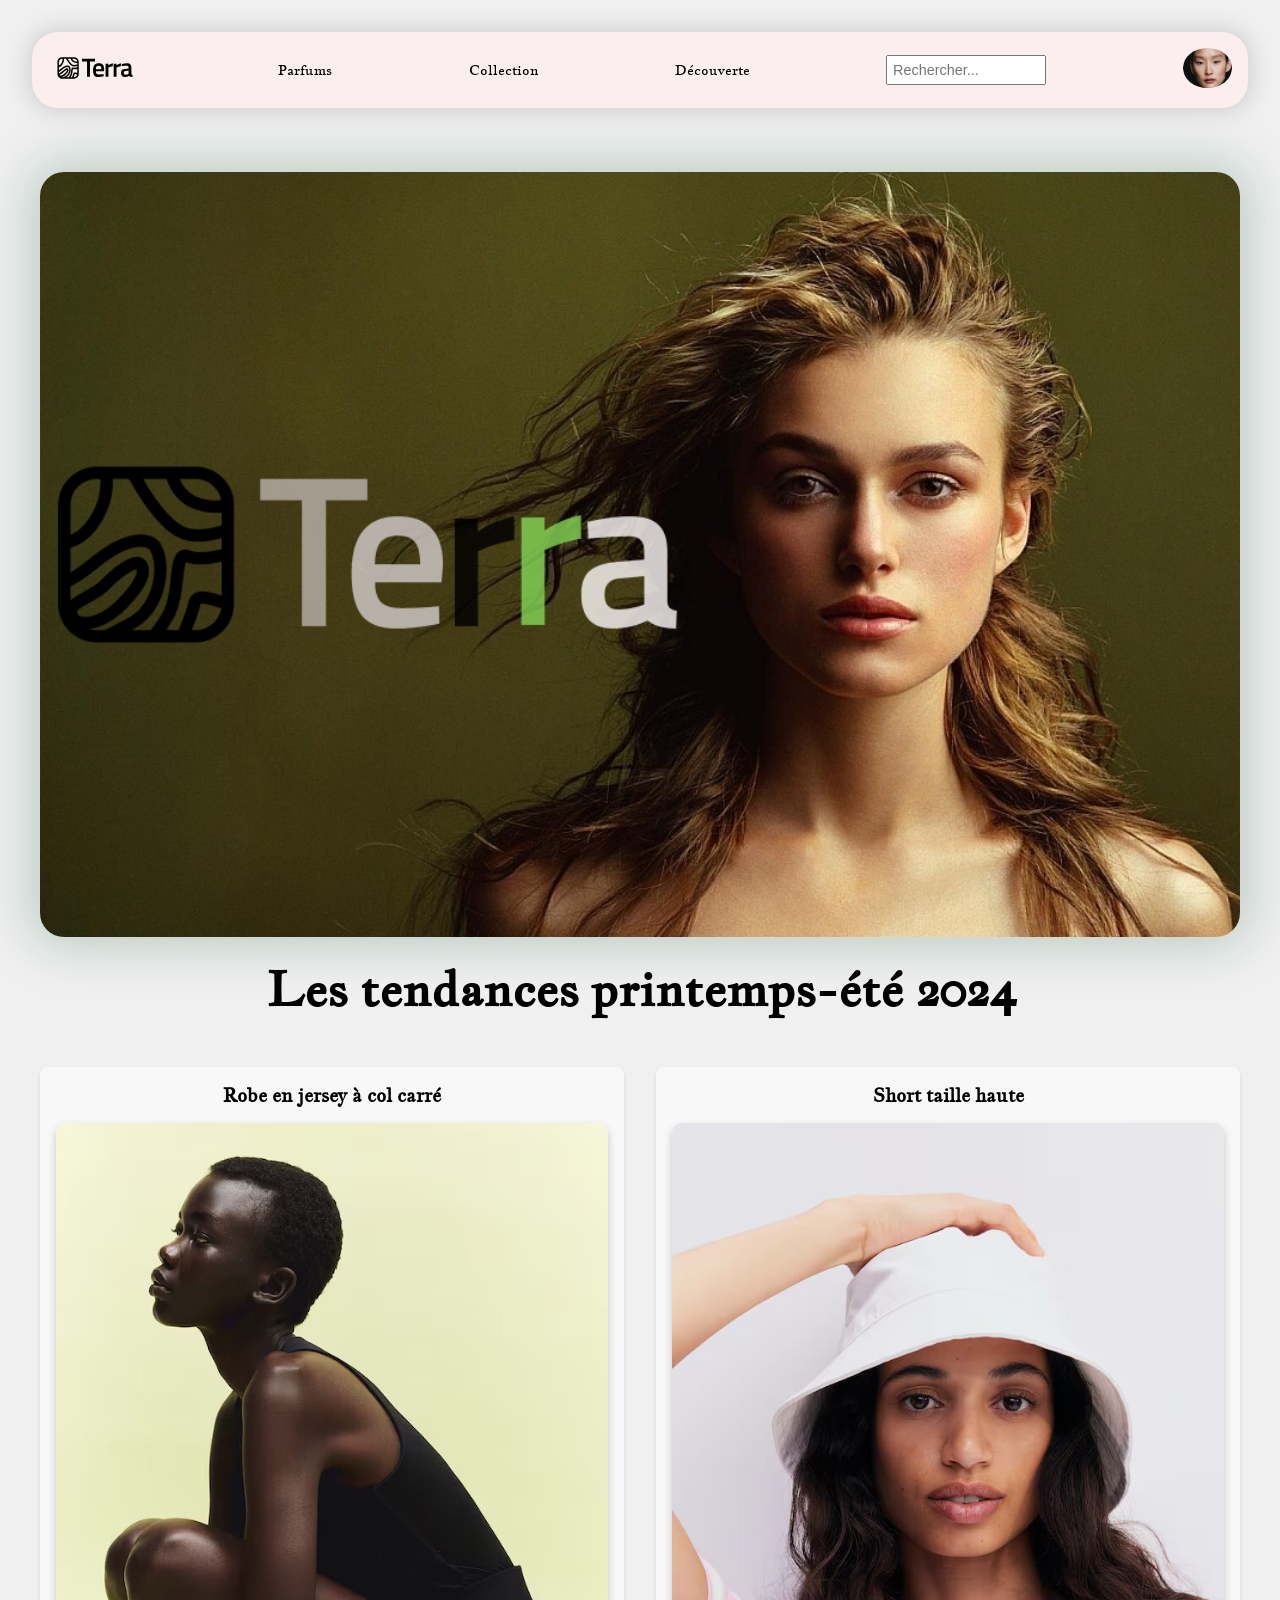
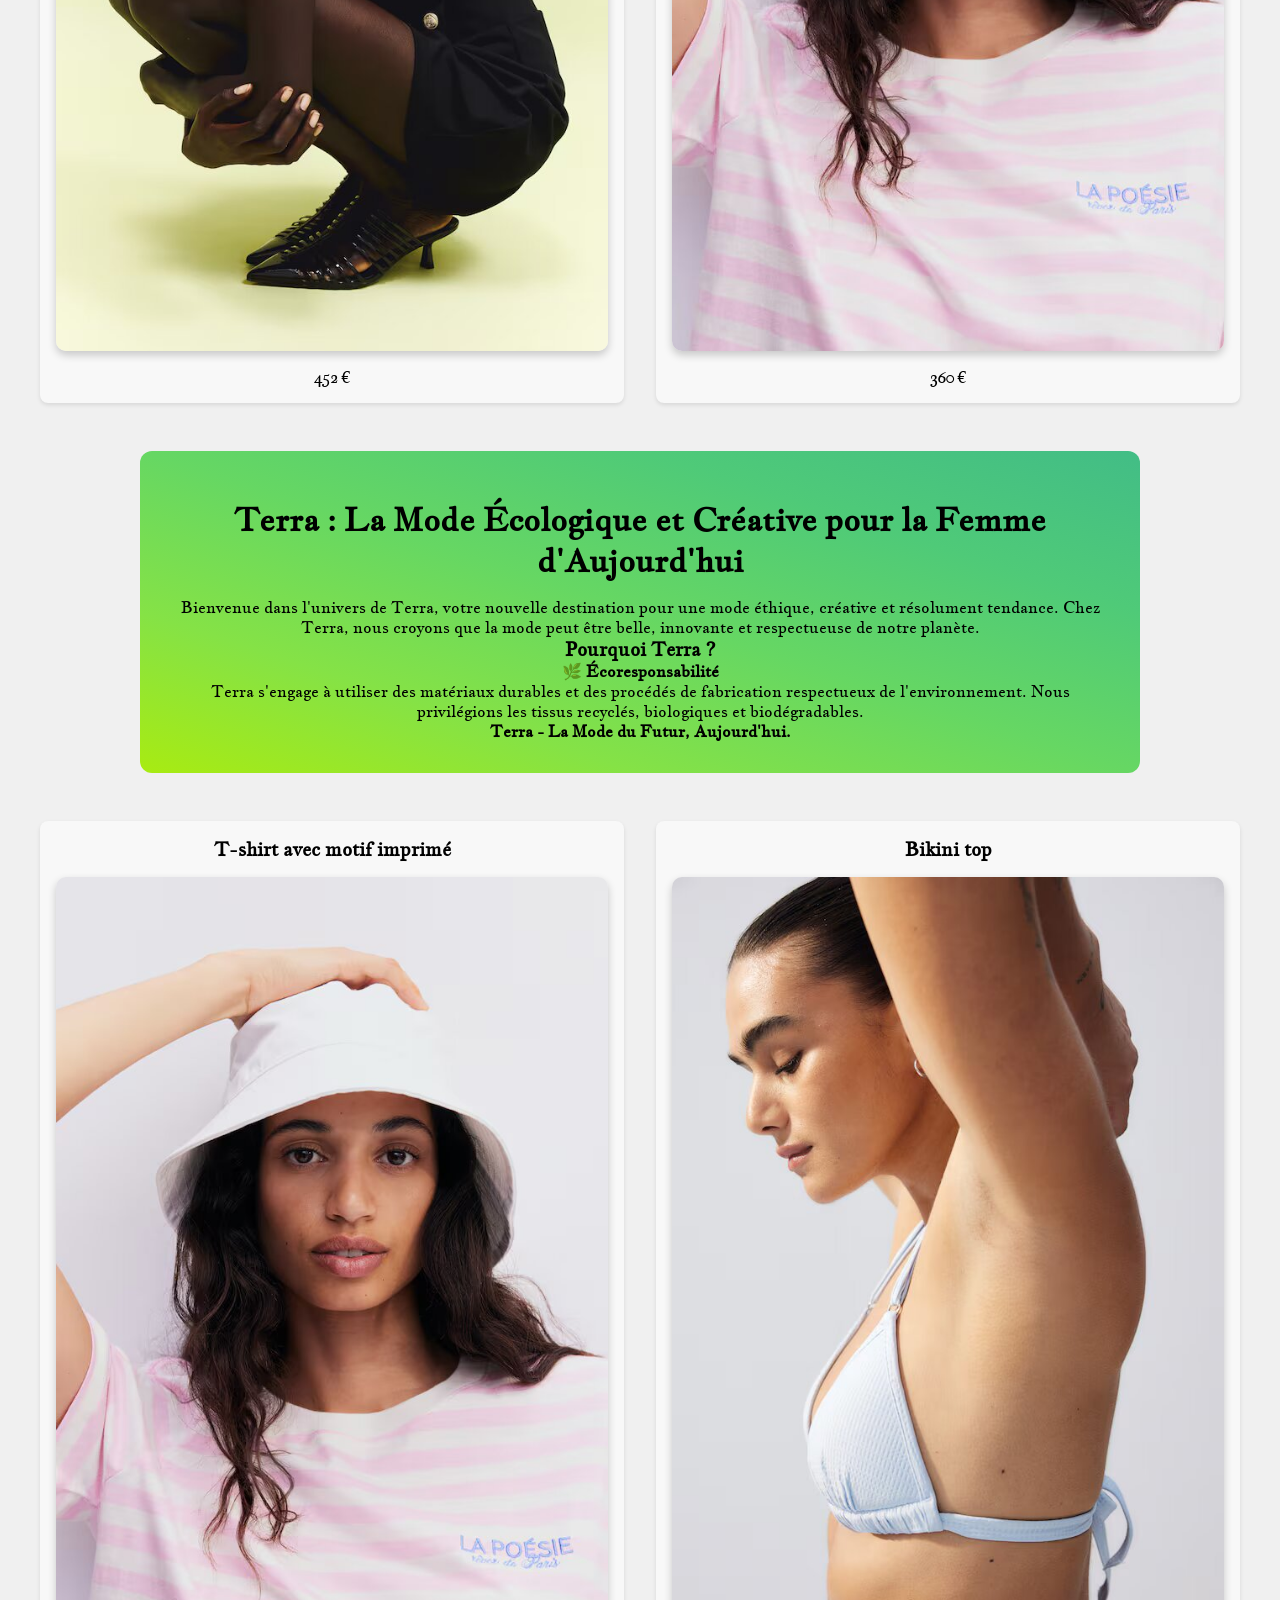
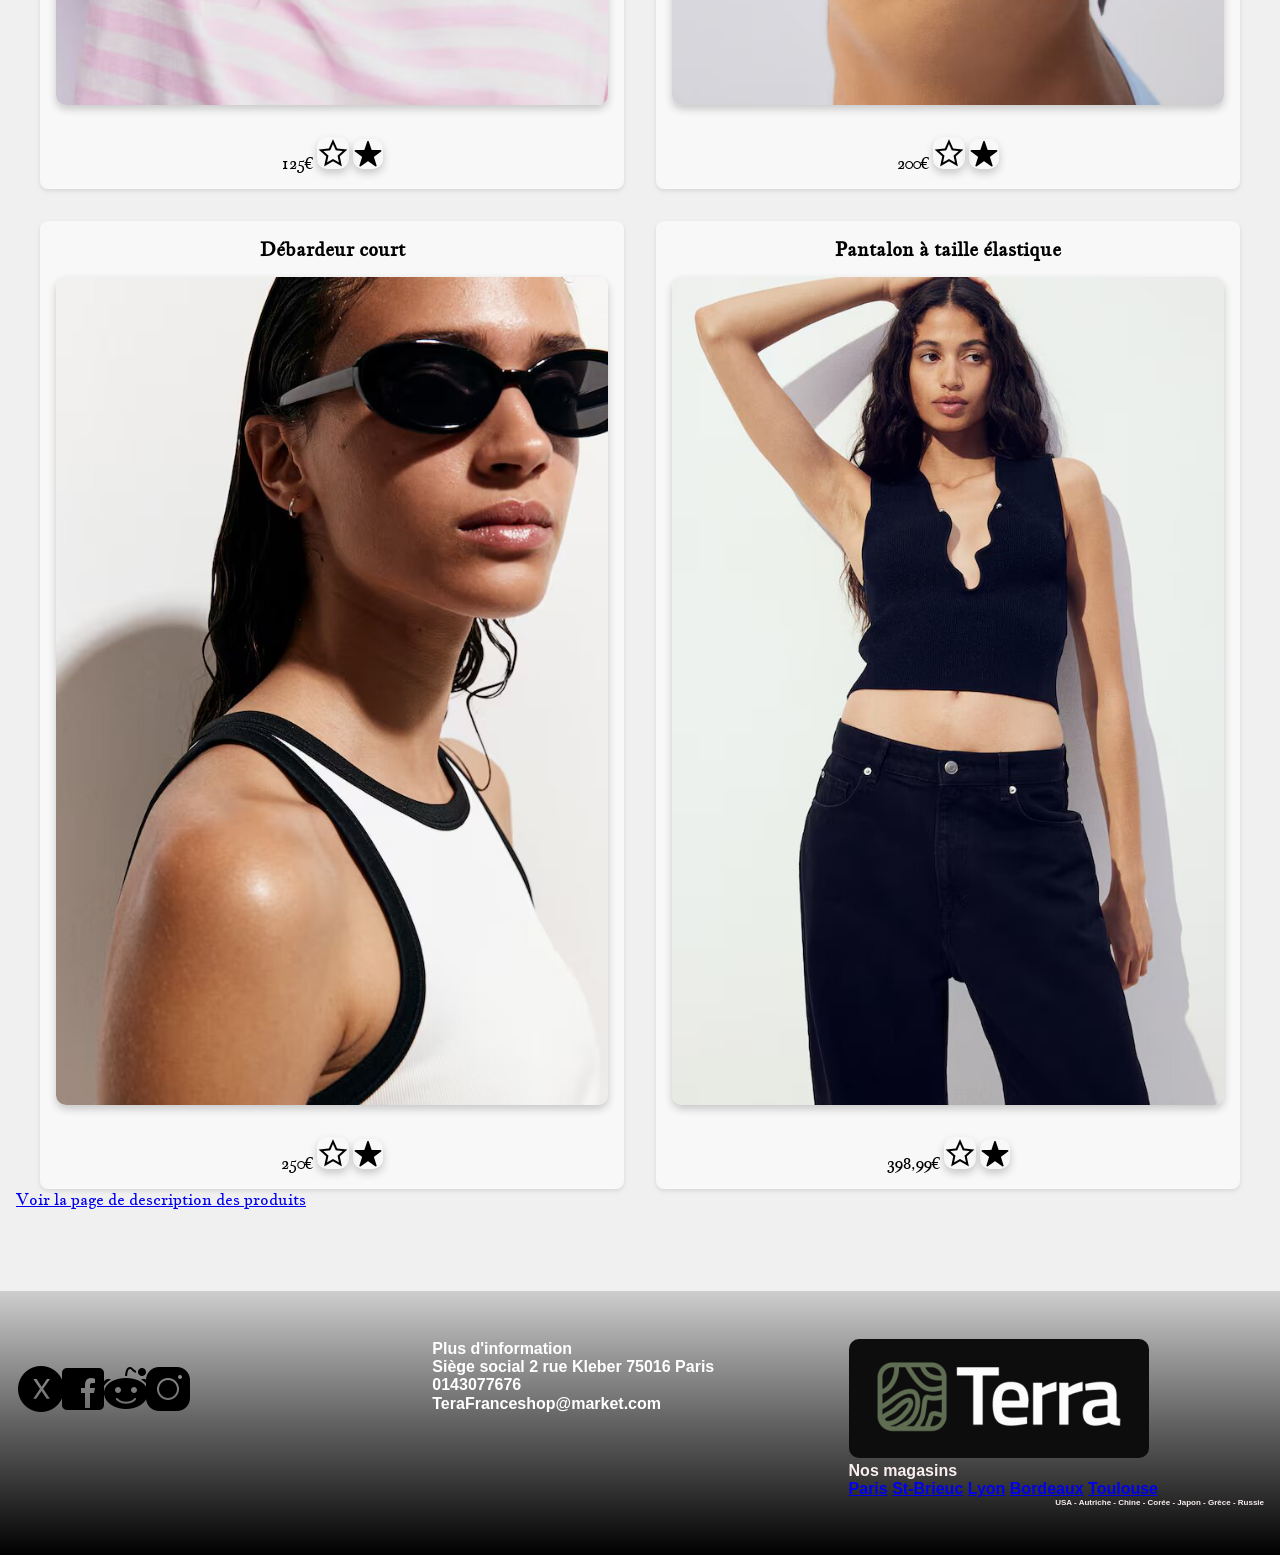
<file: index.html>
<!DOCTYPE html>
<html lang="fr">
<head>
  <meta charset="UTF-8">
  <meta name="viewport" content="width=device-width, initial-scale=1.0">
  <title>Terra - Mode écologique et créative</title>
  <link rel="preconnect" href="https://fonts.googleapis.com">
  <link rel="preconnect" href="https://fonts.gstatic.com" crossorigin>
  <link href="https://fonts.googleapis.com/css2?family=Jacques+Francois&display=swap" rel="stylesheet">
  <link rel="stylesheet" href="style.css">
</head>
<body>
  <header>
    <nav class="navbar">
      <a href="/" class="logo">
        <img class="terralogo" src="ccpFpage2/terralogo.svg" alt="Terra Logo">
      </a>
      <a class="item1" href="#">Parfums</a>
      <a class="item1" href="#">Collection</a>
      <a class="item1" href="#">Découverte</a>
      <input class="item" type="search" placeholder="Rechercher..." aria-label="Rechercher">
      <a href="#" class="profile">
        <img class="img-profil" src="images/r-5.png" alt="Image de profil">
      </a>
    </nav>
  </header>

  <main>
    <section class="hero">
      <img class="kira" src="images/1.png" alt="Model">
      <h1>Les tendances printemps-été 2024</h1>
    </section>

    <div class="product-grid">
      <article>
        <h3>Robe en jersey à col carré</h3>
        <img class="Pro1" src="/images/3.jpg" alt="Robe en jersey à col carré">
        <p class="prix1">452 €</p>
      </article>
      <article>
        <h3>Short taille haute</h3>
        <img class="Pro1" src="/images/4.jpg" alt="Short taille haute">
        <p class="prix2">360 €</p>
      </article>
    </div>

    <section class="branding2">
      <h2>Terra : La Mode Écologique et Créative pour la Femme d'Aujourd'hui</h2>
      <p>Bienvenue dans l'univers de Terra, votre nouvelle destination pour une mode éthique, créative et résolument tendance. Chez Terra, nous croyons que la mode peut être belle, innovante et respectueuse de notre planète.</p>
      <h3>Pourquoi Terra ?</h3>
      <p><strong>🌿 Écoresponsabilité</strong><br>
      Terra s'engage à utiliser des matériaux durables et des procédés de fabrication respectueux de l'environnement. Nous privilégions les tissus recyclés, biologiques et biodégradables.</p>
      <p><strong>Terra - La Mode du Futur, Aujourd'hui.</strong></p>
    </section>

    <div class="produits-grid">
      <article>
        <h3>T-shirt avec motif imprimé</h3>
        <img class="pro3" src="/images/4.jpg" alt="T-shirt avec motif imprimé">
        <p class="produit-description">125€
          <img src="/images/icons8-etoile-32.png" alt="étoile pleine">
          <img src="/images/icons8-etoile-38.png" alt="étoile vide">
        </p>
      </article>
      
      <article>
        <h3>Bikini top</h3>
        <img class="pro3" src="/images/5.jpg" alt="Bikini top">
        <p class="produit-description">200€
          <img src="/images/icons8-etoile-32.png" alt="étoile pleine">
          <img src="/images/icons8-etoile-38.png" alt="étoile vide">
        </p>
      </article>
      <article>
        <h3>Débardeur court</h3>
        <img class="pro3" src="/images/6.jpg" alt="Débardeur court">
        <p class="produit-description">250€
          <img src="/images/icons8-etoile-32.png" alt="étoile pleine">
          <img src="/images/icons8-etoile-38.png" alt="étoile vide">
        </p>
      </article>
      <article>
        <h3>Pantalon à taille élastique</h3>
        <img class="pro3" src="/images/7.jpg" alt="Pantalon à taille élastique">
        <p class="produit-description">398,99€
          <img src="/images/icons8-etoile-32.png" alt="étoile pleine">
          <img src="/images/icons8-etoile-38.png" alt="étoile vide">
        </p>
      </article>
    </div>

    <div id="secondepage">
      <a href="produits.html">Voir la page de description des produits</a>
    </div>
  </main>
  
  <footer class="footer">
    <div class="footer-left">
      <div class="icons">
        <a href="#"><img src="/images/icons8-x-50.png" alt="x-logo"></a>
        <a href="#"><img src="/images/icons8-facebook-50.png" alt="facebooklogo"></a>
        <a href="#"><img src="/images/icons8-reddit-50.png" alt="redditlogo"></a>
        <a href="#"><img src="/images/icons8-instagram-50.png" alt="instagramlogo"></a>
      </div>
    </div>
    <div class="footer-center">
      <p class="infos">Plus d'information</p>
      <p class="footer-col">Siège social 2 rue Kleber 75016 Paris<br>0143077676</p>
      <p class="mail">TeraFranceshop@market.com</p>
    </div>
    <div class="footer-right">
      <img src="/images/Terrat.png" alt="logoterra">
      <p>Nos magasins</p>
      <a class="villes" href="#">Paris</a>
      <a class="villes" href="#">St-Brieuc</a>
      <a class="villes" href="#">Lyon</a>
      <a class="villes" href="#">Bordeaux</a>
      <a class="villes" href="#">Toulouse</a>
    </div>
    <p id="location">USA - Autriche - Chine - Corée - Japon - Grèce - Russie</p>
  </footer>
</body>
</html>
</file>
<file: style.css>
:root {
  --primary-color: #F0F0F0;
  --secondary-color: #faeeee;
  --text-color: #000;
  --font-family: 'Jacques Francois', serif;
}

* {
  padding: 0;
  margin: 0;
  box-sizing: border-box;
}

body {
  width: 100%;
  min-height: 100vh;
  background-color: var(--primary-color);
  background-size: cover;
  background-position: center;
  font-family: var(--font-family);
  display: flex;
  flex-direction: column;
  justify-content: space-between;
}

/* Navbar section */
header {
  margin: 2rem 1rem;
  padding: 0 1rem;
}

nav.navbar {
  display: flex;
  gap: 2rem;
  justify-content: space-between;
  align-items: center;
  padding: 1rem;
  background-color: var(--secondary-color);
  border-radius: 26px;
  box-shadow: 0 0 20px 5px rgba(105, 99, 99, 0.2);
}

.navbar .terralogo {
  height: 40px;
}

.navbar .item1 {
  text-decoration: none;
  color: var(--text-color);
  font-size: 0.9rem;
}

.navbar .item {
  max-width: 10rem;
  padding: 5px;
  font-size: 0.9rem;
}

.navbar .img-profil {
  height: 40px;
  border-radius: 50%;
}

@media (max-width: 768px) {
  nav.navbar {
    flex-wrap: wrap;
    gap: 1rem;
  }

  .navbar .item,
  .navbar .item1 {
    font-size: 0.8rem;
  }

  .navbar .item {
    order: 1;
    width: 100%;
    margin: 0.5rem 0;
  }
}

main {
  padding: 2rem 1rem;
}

.hero {
  text-align: center;
  margin-bottom: 3rem;
}

.hero .kira {
  width: 100%;
  max-width: 1200px;
  border-radius: 24px;
  box-shadow: 0 0 50px 10px rgba(73, 121, 95, 0.3);
}

h1, h2 {
  margin: 1rem 0;
  font-size: 3rem;
}

h2 {
  font-size: 2rem;
}

@media (max-width: 768px) {
  h1 { font-size: 2rem; }
  h2 { font-size: 1.5rem; }
}

.branding2 {
  margin: 3rem auto;
  padding: 2rem;
  text-align: center;
  background-image: linear-gradient(to left bottom, #42bd86, #4fca78, #66d763, #85e246, #a8eb12);
  border-radius: 12px;
  max-width: 1000px;
}

.product-grid,
.produits-grid {
  display: grid;
  grid-template-columns: repeat(2, 1fr);
  gap: 2rem;
  max-width: 1200px;
  margin: 0 auto;
  justify-content: center;
}

.product-grid article,
.produits-grid article {
  display: flex;
  flex-direction: column;
  align-items: center;
  text-align: center;
  background-color: #f8f8f8;
  padding: 1rem;
  border-radius: 8px;
  box-shadow: 0 2px 4px rgba(0,0,0,0.1);
}

.product-grid article h3,
.produits-grid article h3 {
  margin-bottom: 1rem;
}

.Pro1,
.pro3 {
  max-width: 100%;
  height: auto;
  margin-bottom: 1rem;
}

.produit-description {
  margin-top: 1rem;
  text-align: center;
}

@media screen and (max-width: 768px) {
  .product-grid,
  .produits-grid {
    grid-template-columns: 1fr;
  }

  .branding2 {
    margin: 2rem 1rem;
    padding: 1rem;
  }
}

img {
  border-radius: 10px;
  transition: transform 0.3s, filter 0.3s;
}

img:hover {
  transform: scale(1.05);
  filter: brightness(1.1);
}

.product-grid img, .produits-grid img {
  box-shadow: 0 4px 8px rgba(0, 0, 0, 0.2);
}

/* Footer */
.footer {
  background-image: linear-gradient(to bottom, #cecece, #969696, #626262, #323232, #000000);
  padding: 3rem 1rem;
  color: var(--secondary-color);
  text-align: left;
  font-family: sans-serif;
  font-weight: bold;
  font-size: 16px;
  margin-top: 50px;
}

.footer .footer-left,
.footer .footer-center,
.footer .footer-right {
  display: inline-block;
  vertical-align: top;
  width: 33%;
}

.footer .icons {
  margin-top: 25px;
}

.footer .icons a {
  display: inline-block;
  width: 35px;
  height: 35px;
  cursor: pointer;
  border-radius: 2px;
  font-size: 20px;
  color: #ffffff;
  text-align: center;
  line-height: 35px;
  margin-right: 3px;
  margin-bottom: 5px;
}

.footer .footer-center i {
  background-color: #494f53;
  color: #ffffff;
  font-size: 25px;
  width: 38px;
  height: 38px;
  border-radius: 50%;
  text-align: center;
  line-height: 42px;
  margin: 10px 15px;
  vertical-align: middle;
}

.footer .footer-center p {
  display: inline-block;
  color: #ffffff;
  vertical-align: middle;
  margin: 0;
}

.footer .footer-center p span {
  display: block;
  font-weight: normal;
  font-size: 14px;
  line-height: 2;
}

.footer .footer-center p a {
  color: #000000;
  text-decoration: none;
}

.footer .menu {
  color: #ffffff;
  margin: 20px 0 12px;
  padding: 0;
}

.footer .menu a {
  display: inline-block;
  line-height: 1.8;
  text-decoration: none;
  color: inherit;
}

.footer .menu a:hover {
  color: #000000;
}

.lolo {
  border-radius: 6px;
  margin-top: 4rem;
  max-width: 80%;
  max-height: 15rem;
  background-color: rgb(173, 169, 140);
  justify-content: space-between;
  gap: 4px;
  text-align: center;
}

#location {
  width: 100%;
  font-size: 8px;
  text-align: right;
}
</file>
